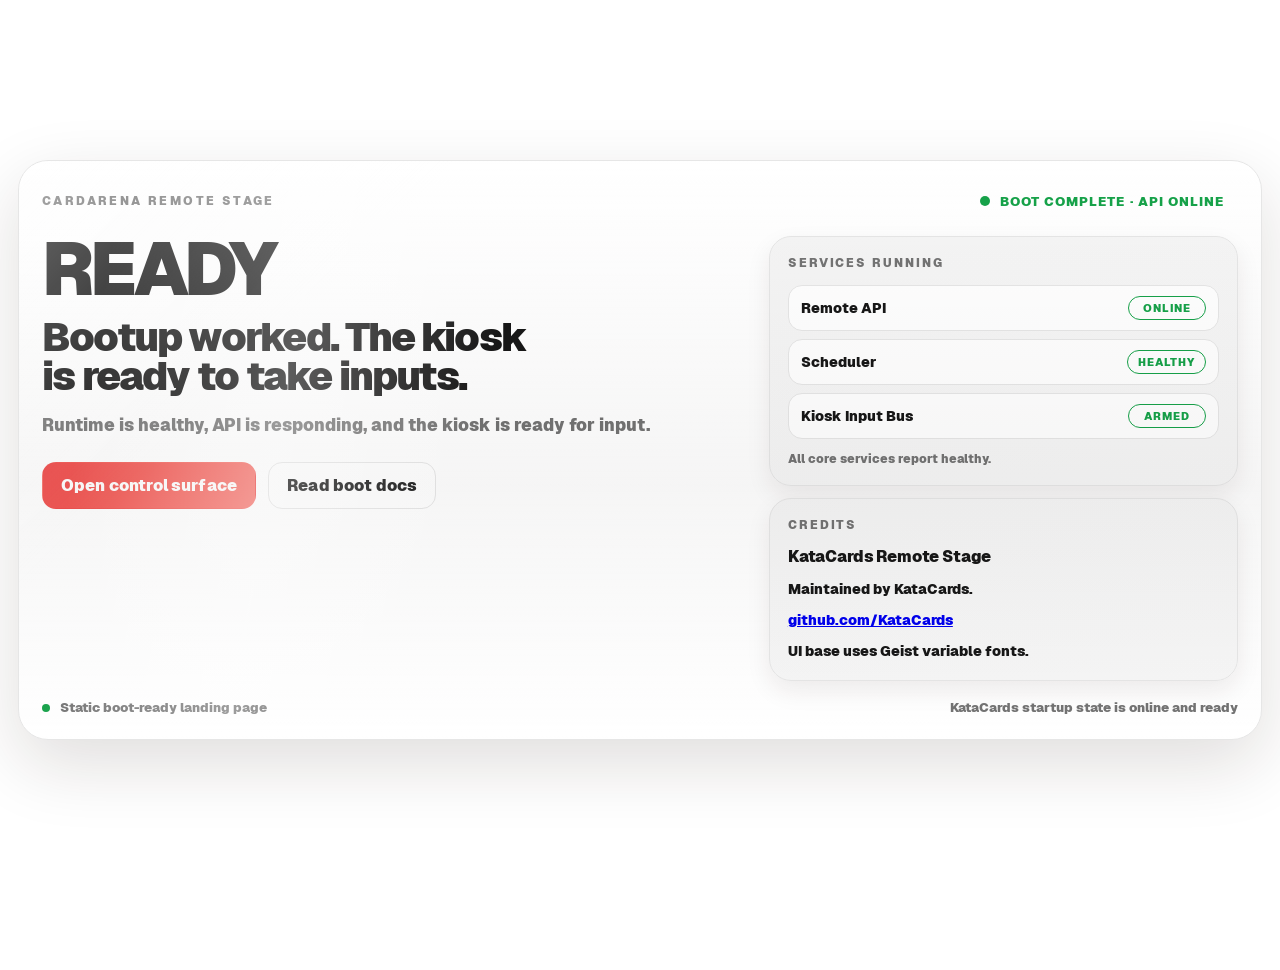
<file: src/resources/pages/boot-ready/index.html>
<!doctype html>
<html lang="en">
<head>
  <meta charset="utf-8">
  <meta name="viewport" content="width=device-width, initial-scale=1">
  <meta name="theme-color" content="#f5e9dc">
  <title>CardArena Boot Ready</title>
  <link rel="stylesheet" href="../template/style.css">
</head>
<body>
  <div class="shell">
    <div class="orb red" aria-hidden="true"></div>
    <div class="orb blue" aria-hidden="true"></div>
    <div class="orb amber" aria-hidden="true"></div>
    <div class="orb teal" aria-hidden="true"></div>

    <main>
      <div class="page-header">
        <p class="eyebrow">CardArena Remote Stage</p>
        <div class="status">Boot complete · API online</div>
      </div>

      <section class="hero" aria-labelledby="ready-title">
        <div class="hero-copy">
          <p class="code">READY</p>
          <h1 id="ready-title">Bootup worked. The kiosk is ready to take inputs.</h1>
          <p class="copy">
            Runtime is healthy, API is responding, and the kiosk is ready for input.
          </p>
          <div class="hero-actions" aria-label="Primary actions">
            <a class="btn btn-primary" href="/">Open control surface</a>
            <a class="btn btn-secondary" href="/docs">Read boot docs</a>
          </div>
        </div>

        <aside class="hero-side" aria-label="System health and credits">
          <div class="status-card services-card">
            <p class="block-title">Services Running</p>
            <ul class="service-list" aria-label="Live services">
              <li>
                <span class="service-name">Remote API</span>
                <span class="service-state up">Online</span>
              </li>
              <li>
                <span class="service-name">Scheduler</span>
                <span class="service-state up">Healthy</span>
              </li>
              <li>
                <span class="service-name">Kiosk Input Bus</span>
                <span class="service-state up">Armed</span>
              </li>
            </ul>
            <p class="service-footnote">All core services report healthy.</p>
          </div>

          <div class="status-card credit-card">
            <p class="block-title">Credits</p>
            <p class="credit-line"><strong>KataCards Remote Stage</strong></p>
            <p class="credit-line">Maintained by KataCards.</p>
            <p class="credit-line"><a href="https://github.com/KataCards" target="_blank" rel="noopener noreferrer">github.com/KataCards</a></p>
            <p class="credit-line">UI base uses Geist variable fonts.</p>
          </div>
        </aside>
      </section>

      <div class="footer">
        <span><span class="dot" aria-hidden="true"></span>Static boot-ready landing page</span>
        <span>KataCards startup state is online and ready</span>
      </div>
    </main>
  </div>
  <script defer src="../template/script.js"></script>
</body>
</html>
</file>
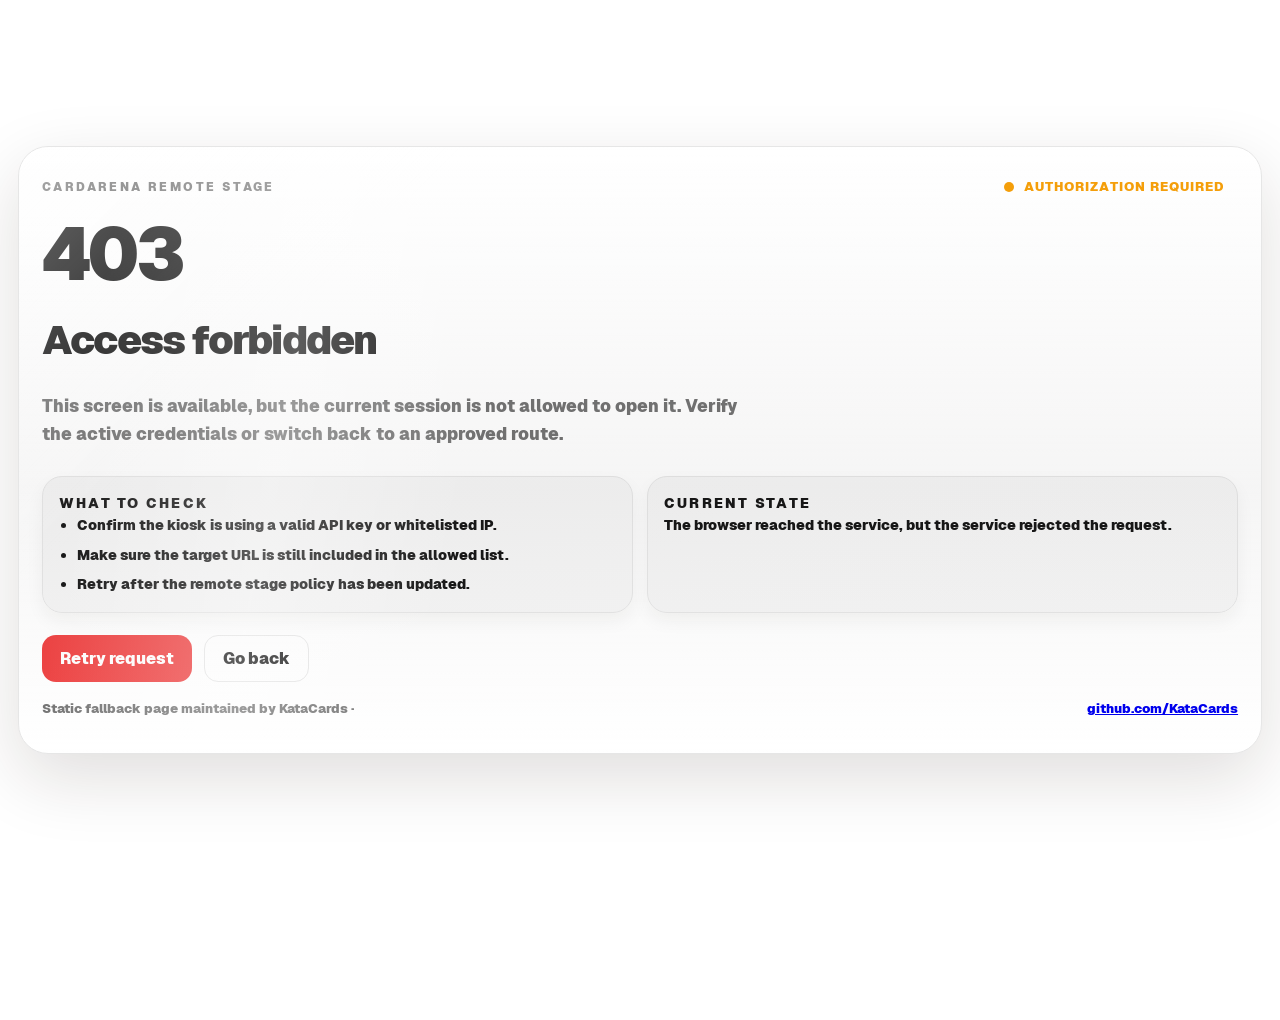
<file: src/resources/pages/error-pages/403/index.html>
<!doctype html>
<html lang="en">
<head>
  <meta charset="utf-8">
  <meta name="viewport" content="width=device-width, initial-scale=1">
  <title>403 Forbidden</title>
  <link rel="stylesheet" href="../../template/style.css">
</head>
<body style="--status: 38 92% 50%;">
  <div class="shell">
    <div class="halo" aria-hidden="true"></div>
    <div class="pulse" aria-hidden="true"></div>
    <main>
      <div class="page-header">
        <p class="eyebrow">CardArena Remote Stage</p>
        <div class="status">Authorization Required</div>
      </div>
      <section class="hero" aria-labelledby="error-title">
        <p class="code">403</p>
        <h1 id="error-title">Access forbidden</h1>
        <p class="copy">
          This screen is available, but the current session is not allowed to open it.
          Verify the active credentials or switch back to an approved route.
        </p>
      </section>

      <section class="panel" aria-label="Recovery guidance">
        <div class="block">
          <p class="block-title">What to check</p>
          <ul>
            <li>Confirm the kiosk is using a valid API key or whitelisted IP.</li>
            <li>Make sure the target URL is still included in the allowed list.</li>
            <li>Retry after the remote stage policy has been updated.</li>
          </ul>
        </div>
        <div class="block">
          <p class="block-title">Current state</p>
          <p>The browser reached the service, but the service rejected the request.</p>
        </div>
      </section>

      <div class="actions">
        <button class="primary-action" type="button" data-action="reload">Retry request</button>
        <button class="secondary-action" type="button" data-action="back">Go back</button>
      </div>

      <p class="footer">Static fallback page maintained by KataCards · <a href="https://github.com/KataCards" target="_blank" rel="noopener noreferrer">github.com/KataCards</a></p>
    </main>
  </div>
  <script defer src="../../template/script.js"></script>
</body>
</html>
</file>
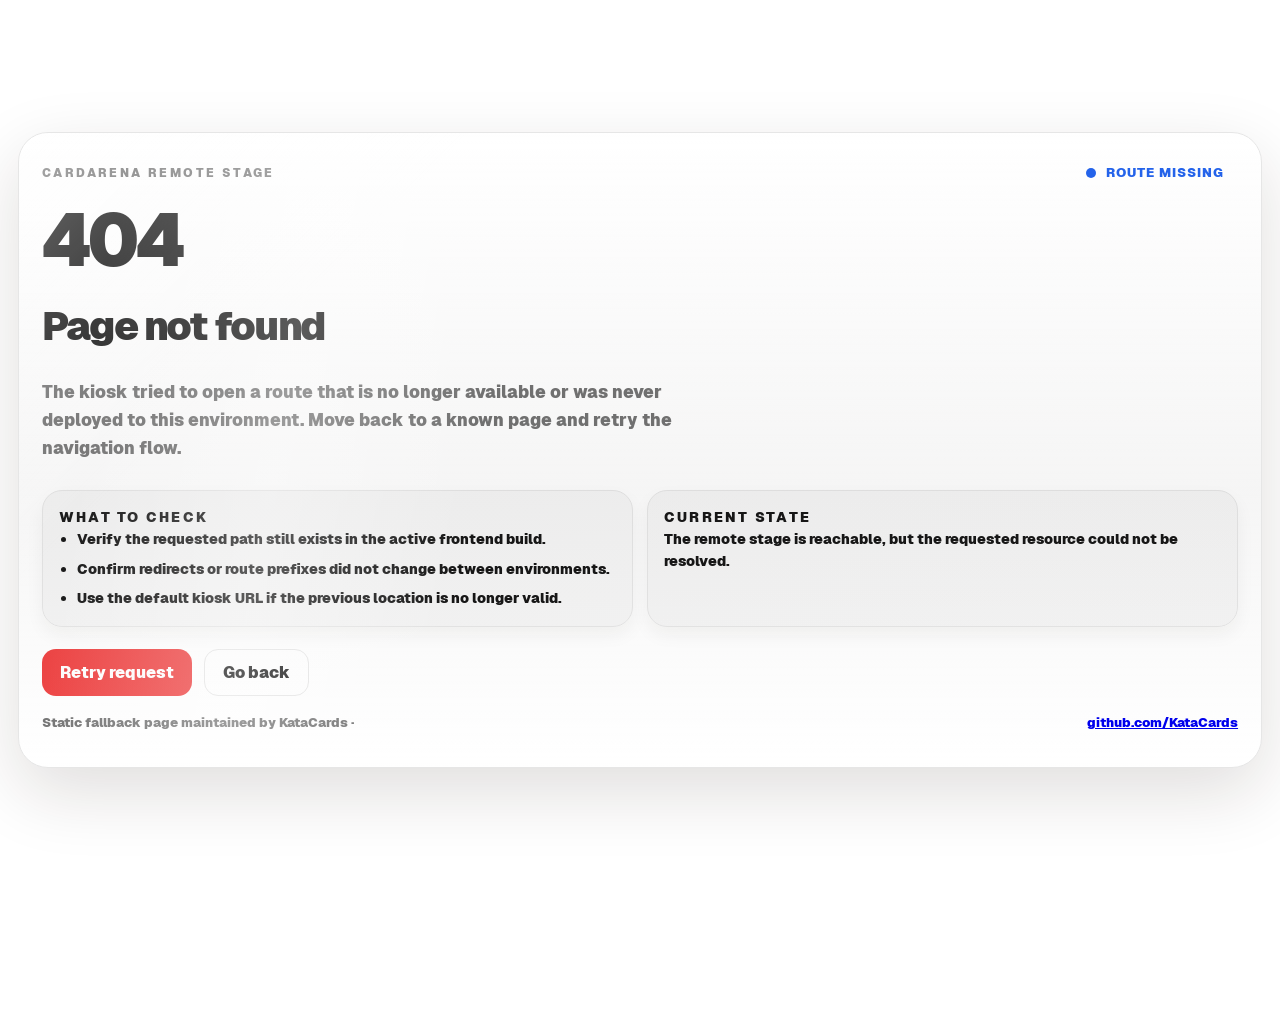
<file: src/resources/pages/error-pages/404/index.html>
<!doctype html>
<html lang="en">
<head>
  <meta charset="utf-8">
  <meta name="viewport" content="width=device-width, initial-scale=1">
  <title>404 Not Found</title>
  <link rel="stylesheet" href="../../template/style.css">
</head>
<body style="--status: 221 83% 53%;">
  <div class="shell">
    <div class="halo" aria-hidden="true"></div>
    <div class="pulse" aria-hidden="true"></div>
    <main>
      <div class="page-header">
        <p class="eyebrow">CardArena Remote Stage</p>
        <div class="status">Route Missing</div>
      </div>
      <section class="hero" aria-labelledby="error-title">
        <p class="code">404</p>
        <h1 id="error-title">Page not found</h1>
        <p class="copy">
          The kiosk tried to open a route that is no longer available or was never deployed
          to this environment. Move back to a known page and retry the navigation flow.
        </p>
      </section>

      <section class="panel" aria-label="Recovery guidance">
        <div class="block">
          <p class="block-title">What to check</p>
          <ul>
            <li>Verify the requested path still exists in the active frontend build.</li>
            <li>Confirm redirects or route prefixes did not change between environments.</li>
            <li>Use the default kiosk URL if the previous location is no longer valid.</li>
          </ul>
        </div>
        <div class="block">
          <p class="block-title">Current state</p>
          <p>The remote stage is reachable, but the requested resource could not be resolved.</p>
        </div>
      </section>

      <div class="actions">
        <button class="primary-action" type="button" data-action="reload">Retry request</button>
        <button class="secondary-action" type="button" data-action="back">Go back</button>
      </div>

      <p class="footer">Static fallback page maintained by KataCards · <a href="https://github.com/KataCards" target="_blank" rel="noopener noreferrer">github.com/KataCards</a></p>
    </main>
  </div>
  <script defer src="../../template/script.js"></script>
</body>
</html>
</file>
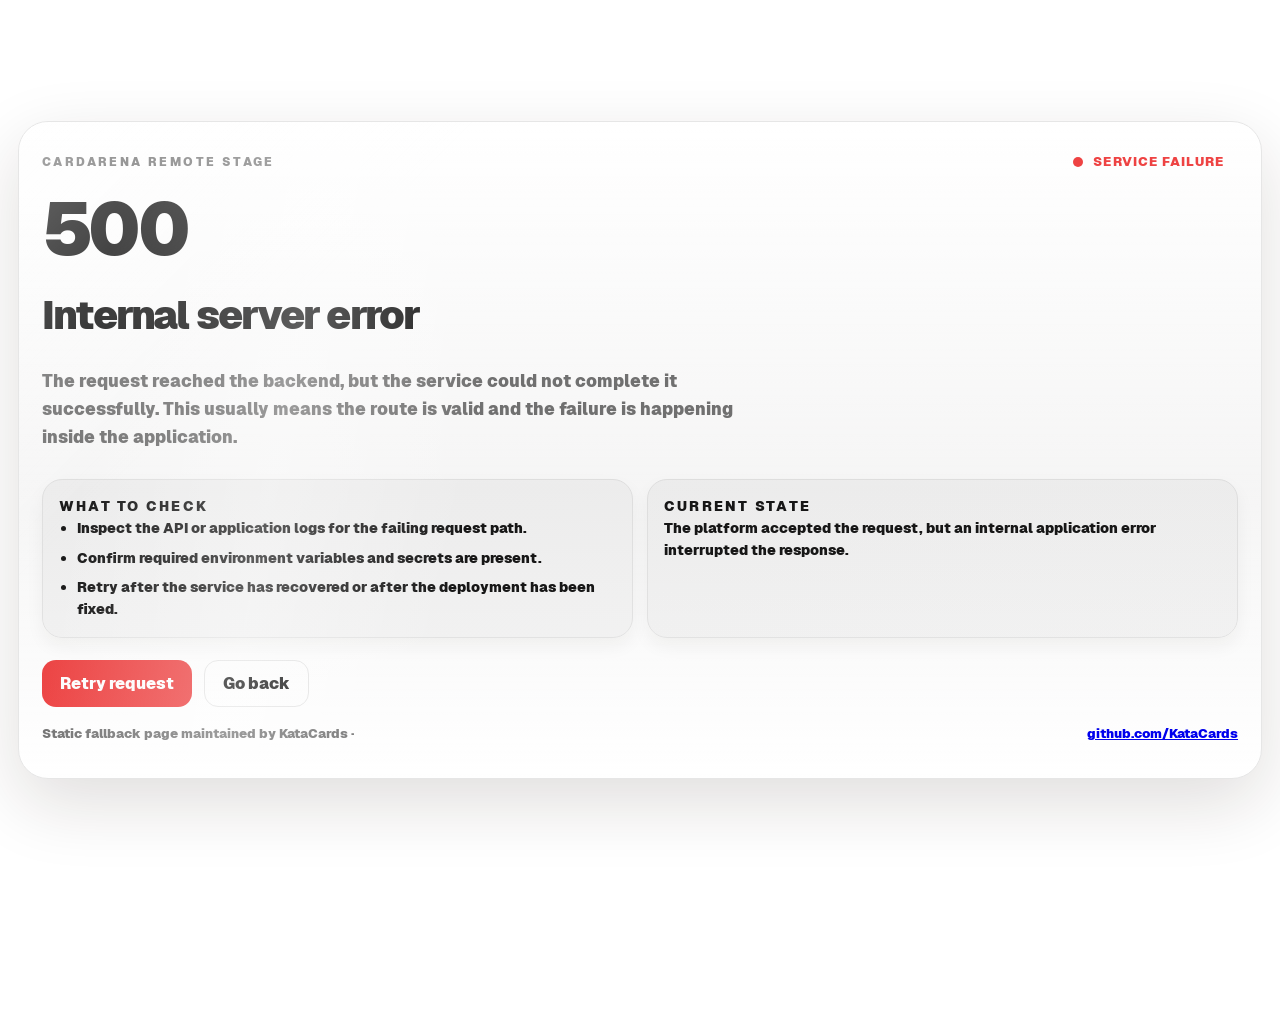
<file: src/resources/pages/error-pages/500/index.html>
<!doctype html>
<html lang="en">
<head>
  <meta charset="utf-8">
  <meta name="viewport" content="width=device-width, initial-scale=1">
  <title>500 Internal Server Error</title>
  <link rel="stylesheet" href="../../template/style.css">
</head>
<body style="--status: 0 84% 60%;">
  <div class="shell">
    <div class="halo" aria-hidden="true"></div>
    <div class="pulse" aria-hidden="true"></div>
    <main>
      <div class="page-header">
        <p class="eyebrow">CardArena Remote Stage</p>
        <div class="status">Service Failure</div>
      </div>
      <section class="hero" aria-labelledby="error-title">
        <p class="code">500</p>
        <h1 id="error-title">Internal server error</h1>
        <p class="copy">
          The request reached the backend, but the service could not complete it successfully.
          This usually means the route is valid and the failure is happening inside the application.
        </p>
      </section>

      <section class="panel" aria-label="Recovery guidance">
        <div class="block">
          <p class="block-title">What to check</p>
          <ul>
            <li>Inspect the API or application logs for the failing request path.</li>
            <li>Confirm required environment variables and secrets are present.</li>
            <li>Retry after the service has recovered or after the deployment has been fixed.</li>
          </ul>
        </div>
        <div class="block">
          <p class="block-title">Current state</p>
          <p>The platform accepted the request, but an internal application error interrupted the response.</p>
        </div>
      </section>

      <div class="actions">
        <button class="primary-action" type="button" data-action="reload">Retry request</button>
        <button class="secondary-action" type="button" data-action="back">Go back</button>
      </div>

      <p class="footer">Static fallback page maintained by KataCards · <a href="https://github.com/KataCards" target="_blank" rel="noopener noreferrer">github.com/KataCards</a></p>
    </main>
  </div>
  <script defer src="../../template/script.js"></script>
</body>
</html>
</file>
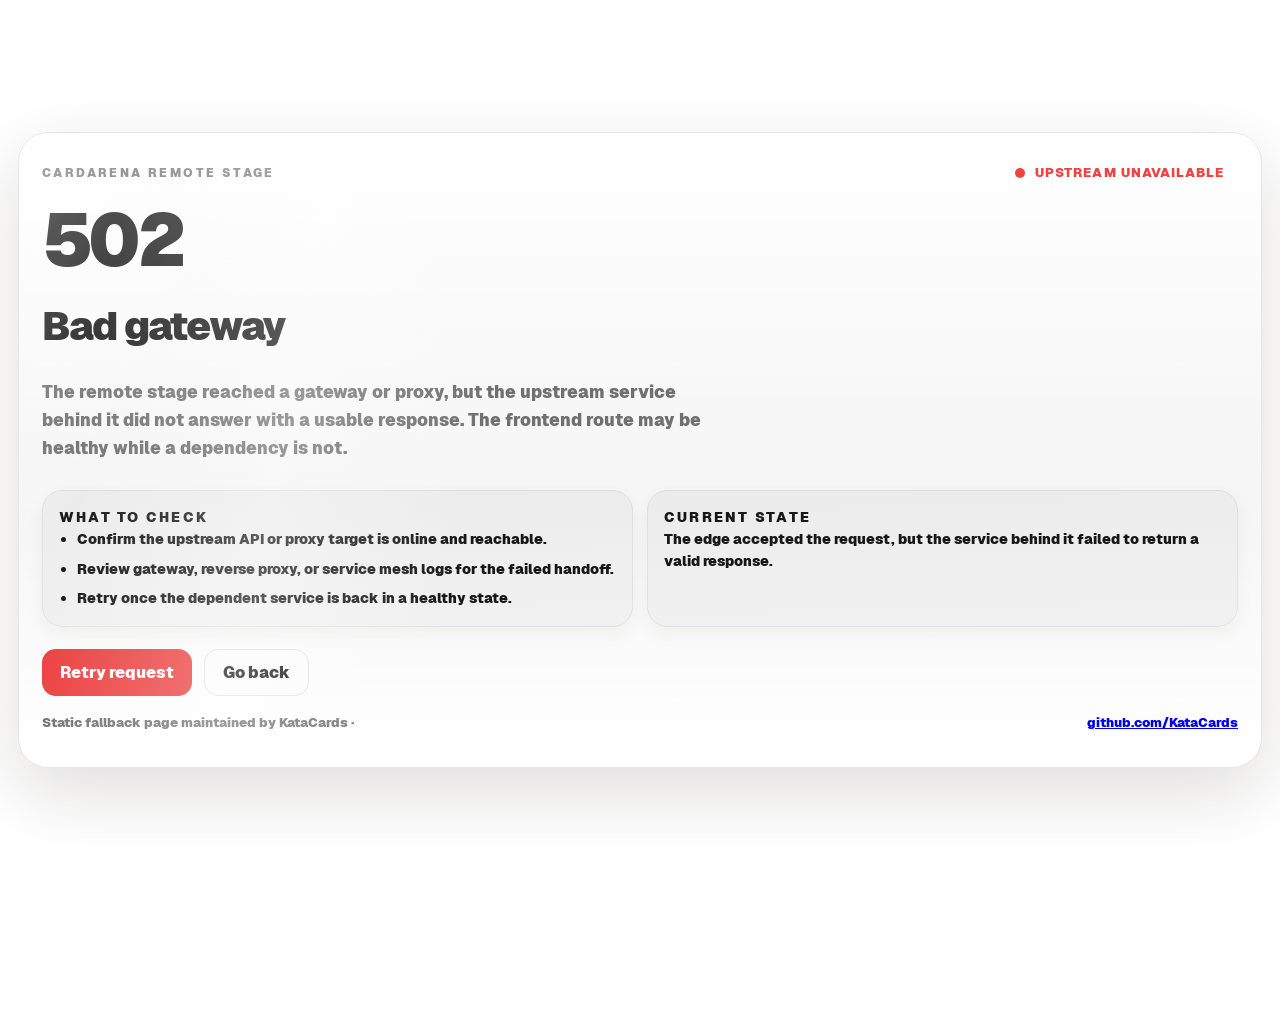
<file: src/resources/pages/error-pages/502/index.html>
<!doctype html>
<html lang="en">
<head>
  <meta charset="utf-8">
  <meta name="viewport" content="width=device-width, initial-scale=1">
  <title>502 Bad Gateway</title>
  <link rel="stylesheet" href="../../template/style.css">
</head>
<body style="--status: 0 84% 60%;">
  <div class="shell">
    <div class="halo" aria-hidden="true"></div>
    <div class="pulse" aria-hidden="true"></div>
    <main>
      <div class="page-header">
        <p class="eyebrow">CardArena Remote Stage</p>
        <div class="status">Upstream Unavailable</div>
      </div>
      <section class="hero" aria-labelledby="error-title">
        <p class="code">502</p>
        <h1 id="error-title">Bad gateway</h1>
        <p class="copy">
          The remote stage reached a gateway or proxy, but the upstream service behind it
          did not answer with a usable response. The frontend route may be healthy while a dependency is not.
        </p>
      </section>

      <section class="panel" aria-label="Recovery guidance">
        <div class="block">
          <p class="block-title">What to check</p>
          <ul>
            <li>Confirm the upstream API or proxy target is online and reachable.</li>
            <li>Review gateway, reverse proxy, or service mesh logs for the failed handoff.</li>
            <li>Retry once the dependent service is back in a healthy state.</li>
          </ul>
        </div>
        <div class="block">
          <p class="block-title">Current state</p>
          <p>The edge accepted the request, but the service behind it failed to return a valid response.</p>
        </div>
      </section>

      <div class="actions">
        <button class="primary-action" type="button" data-action="reload">Retry request</button>
        <button class="secondary-action" type="button" data-action="back">Go back</button>
      </div>

      <p class="footer">Static fallback page maintained by KataCards · <a href="https://github.com/KataCards" target="_blank" rel="noopener noreferrer">github.com/KataCards</a></p>
    </main>
  </div>
  <script defer src="../../template/script.js"></script>
</body>
</html>
</file>
<file: src/resources/pages/template/style.css>
/*
 * Global stylesheet for static resource pages.
 * Frontend-core inspired hero/cta/effects with light-mode focus.
 */

@font-face {
  font-family: "Geist";
  src: url("./fonts/Geist-Variable.woff2") format("woff2");
  font-weight: 100 900;
  font-style: normal;
  font-display: swap;
}

@font-face {
  font-family: "Geist Mono";
  src: url("./fonts/GeistMono-Variable.woff2") format("woff2");
  font-weight: 100 900;
  font-style: normal;
  font-display: swap;
}

:root {
  color-scheme: light;

  /* Frontend-core semantic tokens */
  --background: 0 0% 100%;
  --foreground: 0 0% 9%;
  --card: 0 0% 100%;
  --card-foreground: 0 0% 9%;
  --primary: 0 84% 60%;
  --primary-foreground: 0 0% 100%;
  --secondary: 0 0% 96%;
  --secondary-foreground: 0 0% 9%;
  --muted: 0 0% 96%;
  --muted-foreground: 0 0% 45%;
  --border: 0 0% 90%;
  --ring: 0 84% 60%;

  /* Semantic states */
  --success: 142 76% 36%;
  --warning: 38 92% 50%;
  --info: 221 83% 53%;
  --status: var(--success);

  /* Layout and effects */
  --radius: 30px;
  --page-width: 1420px;
  --shell-pad: clamp(18px, 2.4vw, 40px);
  --card-pad: clamp(22px, 2.6vw, 42px);
  --chip-radius: 999px;
  --shadow: 0 24px 70px rgba(34, 21, 16, 0.14);
  --font-sans: "Geist", "Segoe UI", "Helvetica Neue", Arial, sans-serif;
  --font-mono: "Geist Mono", "SF Mono", Menlo, Consolas, monospace;
}

* {
  box-sizing: border-box;
}

html,
body {
  margin: 0;
  height: 100dvh;
}

body {
  overflow: hidden;
  color: hsl(var(--foreground));
  font-family: var(--font-sans);
  background:
    radial-gradient(circle at 12% 20%, hsla(var(--primary), 0.2), transparent 28%),
    radial-gradient(circle at 88% 14%, hsla(var(--info), 0.18), transparent 30%),
    radial-gradient(circle at 54% 88%, hsla(var(--success), 0.14), transparent 34%),
    linear-gradient(148deg, hsl(var(--background)), hsl(var(--muted)) 134%);
}

body::before,
body::after {
  content: "";
  position: fixed;
  inset: 0;
  z-index: -2;
  pointer-events: none;
}

body::before {
  background: conic-gradient(
    from 210deg at 50% 40%,
    hsla(var(--primary), 0.08),
    hsla(var(--info), 0.05),
    hsla(var(--success), 0.08),
    hsla(var(--primary), 0.08)
  );
  filter: blur(34px) saturate(1.08);
  animation: ambientShift 26s ease-in-out infinite;
}

body::after {
  background-image:
    linear-gradient(45deg, hsla(var(--border), 0.26) 25%, transparent 25%, transparent 75%, hsla(var(--border), 0.26) 75%, hsla(var(--border), 0.26)),
    linear-gradient(45deg, hsla(var(--border), 0.26) 25%, transparent 25%, transparent 75%, hsla(var(--border), 0.26) 75%, hsla(var(--border), 0.26));
  background-position: 0 0, 18px 18px;
  background-size: 36px 36px;
  mask-image: linear-gradient(to bottom, transparent, black 12%, black 88%, transparent);
  opacity: 0.42;
  animation: checkerDrift 22s linear infinite;
}

.shell {
  position: relative;
  height: 100dvh;
  display: grid;
  place-items: center;
  padding: var(--shell-pad);
  isolation: isolate;
}

.shell::before,
.shell::after {
  content: "";
  position: absolute;
  inset: 0;
  pointer-events: none;
}

.shell::before {
  background:
    radial-gradient(circle at 14% 8%, hsla(var(--primary), 0.2), transparent 30%),
    radial-gradient(circle at 82% 22%, hsla(var(--info), 0.16), transparent 34%),
    radial-gradient(circle at 60% 86%, hsla(var(--warning), 0.14), transparent 30%);
  filter: blur(20px);
  animation: colorBounce 14s ease-in-out infinite;
}

.shell::after {
  background:
    radial-gradient(circle at 20% 14%, rgba(255, 255, 255, 0.4), transparent 0 11%),
    radial-gradient(circle at 84% 76%, rgba(255, 255, 255, 0.28), transparent 0 13%),
    radial-gradient(circle at 62% 36%, hsla(var(--primary), 0.12), transparent 0 22%);
  mix-blend-mode: soft-light;
  opacity: 0.62;
  animation: colorBounce 18s ease-in-out infinite reverse;
}

/* Decorative blobs used by boot and error pages */
.orb,
.halo,
.pulse {
  position: absolute;
  border-radius: 999px;
  filter: blur(38px);
  opacity: 0.68;
  pointer-events: none;
  animation: drift 24s ease-in-out infinite;
}

.orb.red {
  width: 360px;
  height: 360px;
  top: -102px;
  left: -78px;
  background: hsla(var(--primary), 0.2);
}

.orb.blue {
  width: 400px;
  height: 400px;
  top: -44px;
  right: -118px;
  background: hsla(var(--info), 0.18);
  animation-direction: reverse;
  animation-duration: 30s;
}

.orb.amber {
  width: 250px;
  height: 250px;
  bottom: -70px;
  left: 10%;
  background: hsla(var(--warning), 0.16);
}

.orb.teal {
  width: 240px;
  height: 240px;
  bottom: 20px;
  right: 8%;
  background: hsla(var(--success), 0.14);
  animation-direction: reverse;
  animation-duration: 32s;
}

.halo {
  top: -120px;
  right: -80px;
  width: 320px;
  height: 320px;
  background: hsla(var(--primary), 0.16);
}

.pulse {
  bottom: -120px;
  left: -80px;
  width: 280px;
  height: 280px;
  background: hsla(var(--status), 0.18);
  animation-direction: reverse;
  animation-duration: 30s;
}

main {
  position: relative;
  width: min(var(--page-width), 100%);
  max-height: calc(100dvh - 2 * var(--shell-pad));
  overflow: hidden;
  padding: var(--card-pad);
  border-radius: var(--radius);
  border: 1px solid hsl(var(--border));
  background:
    linear-gradient(180deg, rgba(255, 255, 255, 0.82), rgba(255, 255, 255, 0.7) 34%, rgba(255, 255, 255, 0.92)),
    hsl(var(--card));
  box-shadow: var(--shadow);
  backdrop-filter: blur(16px);
}

main::before,
main::after {
  content: "";
  position: absolute;
  inset: 0;
  pointer-events: none;
}

main::before {
  background:
    linear-gradient(135deg, rgba(255, 255, 255, 0.38), transparent 24%),
    linear-gradient(180deg, transparent, rgba(15, 9, 7, 0.04) 56%, transparent);
}

main::after {
  background: linear-gradient(100deg, transparent 32%, rgba(255, 255, 255, 0.3), transparent 62%);
  transform: translateX(-26%);
  animation: glossPass 12s ease-in-out infinite;
}

.eyebrow {
  margin: 0 0 14px;
  font-size: 12px;
  font-weight: 800;
  letter-spacing: 0.2em;
  text-transform: uppercase;
  color: hsl(var(--muted-foreground));
}

.page-header {
  display: flex;
  align-items: center;
  justify-content: space-between;
  margin-bottom: 14px;
}

.page-header .eyebrow {
  margin: 0;
}

.page-header .status {
  margin: 0; /* pre-emptive reset if a default margin is ever added to .status */
}

.badge {
  display: inline-flex;
  align-items: center;
  gap: 8px;
  padding: 8px 14px;
  border-radius: var(--chip-radius);
  border: 1px solid hsla(var(--primary), 0.24);
  background: hsla(var(--primary), 0.1);
  color: hsl(var(--primary));
  font-size: 12px;
  font-weight: 750;
  letter-spacing: 0.08em;
  text-transform: uppercase;
}

.status {
  display: inline-flex;
  align-items: center;
  gap: 10px;
  padding: 8px 14px;
  border-radius: var(--chip-radius);
  color: hsl(var(--status));
  background: hsla(var(--status), 0.12);
  border: 1px solid hsla(var(--status), 0.22);
  font-size: 13px;
  font-weight: 800;
  letter-spacing: 0.08em;
  text-transform: uppercase;
  animation: statusPulse 7s ease-in-out infinite;
}

.status::before {
  content: "";
  width: 10px;
  height: 10px;
  border-radius: 999px;
  background: currentColor;
  box-shadow: 0 0 0 6px hsla(var(--status), 0.12);
}

.hero {
  margin-top: 18px;
  display: grid;
  grid-template-columns: minmax(0, 1.36fr) minmax(330px, 0.92fr);
  gap: clamp(18px, 2.6vw, 42px);
  align-items: start;
}

/* Error pages can keep simplified hero children */
.hero > .code,
.hero > h1,
.hero > .copy {
  grid-column: 1 / -1;
}

.hero-copy {
  display: grid;
  gap: 16px;
  align-content: start;
  padding-right: clamp(4px, 1vw, 16px);
}

.hero-side {
  display: grid;
  gap: 12px;
  align-self: stretch;
}

.code {
  margin: 0;
  font-size: clamp(48px, 5.8vw, 88px);
  line-height: 0.9;
  font-weight: 900;
  letter-spacing: -0.06em;
  color: hsl(var(--foreground));
}

h1 {
  margin: 0;
  font-size: clamp(26px, 3.1vw, 46px);
  line-height: 0.98;
  letter-spacing: -0.045em;
  text-wrap: balance;
}

.copy {
  max-width: 58ch;
  margin: 0;
  font-size: clamp(17px, 1.35vw, 20px);
  line-height: 1.62;
  color: hsl(var(--muted-foreground));
}

.hero-actions {
  margin-top: 6px;
  display: flex;
  flex-wrap: wrap;
  gap: 12px;
}

.btn {
  border: 1px solid transparent;
  border-radius: 14px;
  padding: 12px 18px;
  text-decoration: none;
  font: inherit;
  font-weight: 720;
  letter-spacing: 0.01em;
  display: inline-flex;
  align-items: center;
  justify-content: center;
  gap: 8px;
  cursor: pointer;
  transition: transform 180ms ease, box-shadow 180ms ease, background-color 180ms ease, border-color 180ms ease;
}

.btn:hover {
  transform: translateY(-1px);
}

.btn-primary {
  color: hsl(var(--primary-foreground));
  background: linear-gradient(135deg, hsl(var(--primary)), color-mix(in oklab, hsl(var(--primary)) 78%, white));
  box-shadow: 0 12px 24px hsla(var(--primary), 0.28);
}

.btn-secondary {
  color: hsl(var(--foreground));
  background: hsl(var(--background));
  border-color: hsl(var(--border));
}

.btn:focus-visible,
button:focus-visible {
  outline: 2px solid hsl(var(--ring));
  outline-offset: 3px;
}

.status-card {
  display: grid;
  gap: 12px;
  padding: 18px;
  border-radius: 22px;
  border: 1px solid hsl(var(--border));
  background: linear-gradient(165deg, hsl(var(--secondary)), color-mix(in oklab, hsl(var(--secondary)) 86%, white));
  box-shadow: 0 10px 24px rgba(52, 30, 20, 0.08);
}

.status-card .block-title {
  margin-bottom: 2px;
}

.status-card .status-line {
  display: flex;
  align-items: baseline;
  justify-content: space-between;
  gap: 12px;
  padding-top: 10px;
  border-top: 1px solid hsl(var(--border));
}

.status-card .status-line strong {
  font-size: 16px;
  letter-spacing: -0.02em;
}

.status-card .status-line span {
  color: hsl(var(--muted-foreground));
  font-size: 12px;
  text-transform: uppercase;
  letter-spacing: 0.12em;
}

.service-list {
  list-style: none;
  margin: 0;
  padding: 0;
  display: grid;
  gap: 8px;
}

.service-list li {
  display: flex;
  align-items: center;
  justify-content: space-between;
  gap: 12px;
  padding: 10px 12px;
  border-radius: 14px;
  border: 1px solid hsl(var(--border));
  background: hsl(var(--background));
}

.service-name {
  font-size: 14px;
  font-weight: 650;
  color: hsl(var(--foreground));
}

.service-state {
  display: inline-flex;
  align-items: center;
  justify-content: center;
  min-width: 78px;
  padding: 4px 10px;
  border-radius: var(--chip-radius);
  border: 1px solid transparent;
  font-size: 11px;
  font-weight: 800;
  letter-spacing: 0.08em;
  text-transform: uppercase;
}

.service-state.up {
  color: hsl(var(--success));
  border-color: hsla(var(--success), 0.26);
  background: hsla(var(--success), 0.12);
}

.service-footnote {
  margin: 0;
  font-size: 12px;
  color: hsl(var(--muted-foreground));
}

.credit-card {
  gap: 10px;
}

.credit-line {
  margin: 0;
  font-size: 14px;
  line-height: 1.5;
  color: hsl(var(--card-foreground));
}

.credit-line strong {
  font-size: 16px;
  letter-spacing: -0.01em;
}

.panel {
  margin-top: clamp(18px, 2.1vw, 30px);
  display: grid;
  grid-template-columns: repeat(auto-fit, minmax(250px, 1fr));
  gap: 14px;
}

.block {
  padding: 16px;
  border-radius: 20px;
  border: 1px solid hsl(var(--border));
  background: linear-gradient(150deg, hsl(var(--secondary)), color-mix(in oklab, hsl(var(--secondary)) 90%, white));
  box-shadow: 0 8px 18px rgba(48, 34, 27, 0.05);
}

.block-title {
  margin: 0 0 8px;
  font-size: 12px;
  font-weight: 800;
  letter-spacing: 0.16em;
  text-transform: uppercase;
  color: hsl(var(--muted-foreground));
}

.block strong {
  display: block;
  margin-bottom: 6px;
  font-size: 15px;
}

.block p,
.block li {
  margin: 0;
  font-size: 14px;
  line-height: 1.55;
  color: hsl(var(--card-foreground));
}

.block ul {
  margin: 0;
  padding-left: 1.1rem;
  display: grid;
  gap: 8px;
}

.mini-list {
  display: grid;
  gap: 8px;
  margin: 0;
  padding: 0;
  list-style: none;
}

.mini-list li {
  display: flex;
  align-items: flex-start;
  gap: 10px;
}

.mini-list li::before {
  content: "";
  width: 10px;
  height: 10px;
  margin-top: 4px;
  border-radius: 999px;
  background: hsl(var(--primary));
  box-shadow: 0 0 0 5px hsla(var(--primary), 0.08);
  flex: 0 0 auto;
}

.metrics {
  display: grid;
  gap: 8px;
}

.metric {
  display: flex;
  justify-content: space-between;
  gap: 16px;
  padding: 12px 14px;
  border-radius: 16px;
  background: hsl(var(--background));
  border: 1px solid hsl(var(--border));
}

.metric span:first-child {
  color: hsl(var(--muted-foreground));
  font-size: 12px;
  font-weight: 700;
  text-transform: uppercase;
  letter-spacing: 0.11em;
}

.metric span:last-child {
  font-size: 14px;
  font-weight: 800;
  color: hsl(var(--foreground));
  text-align: right;
}

.cta {
  position: relative;
  overflow: hidden;
  margin-top: clamp(18px, 2.3vw, 30px);
  border-radius: 24px;
  padding: clamp(20px, 2.4vw, 32px);
  color: hsl(var(--primary-foreground));
  background: linear-gradient(132deg, hsl(var(--primary)), color-mix(in oklab, hsl(var(--primary)) 58%, hsl(var(--foreground))));
  border: 1px solid hsla(var(--primary), 0.46);
}

.cta::before {
  content: "";
  position: absolute;
  inset: 0;
  background:
    radial-gradient(circle at 30% 50%, rgba(255, 255, 255, 0.2), transparent 50%),
    radial-gradient(circle at 80% 0%, rgba(255, 255, 255, 0.16), transparent 35%);
  pointer-events: none;
}

.cta > * {
  position: relative;
  z-index: 1;
}

.cta-title {
  margin: 0;
  font-size: clamp(24px, 2.8vw, 40px);
  line-height: 1.03;
  letter-spacing: -0.03em;
}

.cta-copy {
  margin: 12px 0 0;
  max-width: 64ch;
  line-height: 1.55;
  color: rgba(255, 255, 255, 0.88);
}

.cta-actions {
  margin-top: 16px;
  display: flex;
  gap: 10px;
  flex-wrap: wrap;
}

.cta .btn-primary {
  background: white;
  color: hsl(var(--foreground));
  border-color: rgba(255, 255, 255, 0.5);
  box-shadow: 0 10px 22px rgba(0, 0, 0, 0.12);
}

.cta .btn-secondary {
  background: rgba(255, 255, 255, 0.14);
  border-color: rgba(255, 255, 255, 0.3);
  color: white;
}

.actions {
  margin-top: 22px;
  display: flex;
  flex-wrap: wrap;
  gap: 12px;
}

button {
  border: 0;
  border-radius: 14px;
  padding: 12px 18px;
  font: inherit;
  font-weight: 700;
  cursor: pointer;
  transition: transform 160ms ease, background-color 160ms ease, border-color 160ms ease;
}

.primary-action {
  background: hsl(var(--primary));
  color: hsl(var(--primary-foreground));
  box-shadow: 0 10px 22px hsla(var(--primary), 0.25);
}

.secondary-action {
  background: transparent;
  color: hsl(var(--foreground));
  border: 1px solid hsl(var(--border));
}

button:hover {
  transform: translateY(-1px);
}

.footer {
  margin-top: 18px;
  display: flex;
  flex-wrap: wrap;
  align-items: center;
  justify-content: space-between;
  gap: 12px;
  color: hsl(var(--muted-foreground));
  font-size: 13px;
}

.footer .dot {
  width: 8px;
  height: 8px;
  border-radius: 999px;
  background: hsl(var(--status));
  box-shadow: 0 0 0 6px hsla(var(--status), 0.12);
  display: inline-block;
  margin-right: 10px;
}

@keyframes drift {
  0%,
  100% {
    transform: translate3d(0, 0, 0) scale(1);
  }

  50% {
    transform: translate3d(10px, -12px, 0) scale(1.03);
  }
}

@keyframes statusPulse {
  0%,
  100% {
    box-shadow: 0 0 0 0 hsla(var(--status), 0.08);
  }

  50% {
    box-shadow: 0 0 0 8px hsla(var(--status), 0.02);
  }
}

@keyframes ambientShift {
  0%,
  100% {
    transform: translate3d(0, 0, 0) scale(1);
  }

  50% {
    transform: translate3d(-2%, 1.8%, 0) scale(1.035);
  }
}

@keyframes glossPass {
  0%,
  100% {
    transform: translateX(-26%);
    opacity: 0.2;
  }

  50% {
    transform: translateX(16%);
    opacity: 0.42;
  }
}

@keyframes checkerDrift {
  0% {
    background-position: 0 0, 18px 18px;
  }

  50% {
    background-position: 12px 10px, 30px 28px;
  }

  100% {
    background-position: 24px 20px, 42px 38px;
  }
}

@keyframes colorBounce {
  0%,
  100% {
    transform: translate3d(0, 0, 0) scale(1);
  }

  25% {
    transform: translate3d(1.2%, -1.6%, 0) scale(1.03);
  }

  50% {
    transform: translate3d(-1.4%, 1.4%, 0) scale(1.06);
  }

  75% {
    transform: translate3d(1.6%, 1%, 0) scale(1.03);
  }
}

@media (max-width: 1100px) {
  .hero {
    grid-template-columns: 1fr;
  }

  .hero-copy {
    padding-right: 0;
  }

  .hero-actions {
    width: 100%;
  }

  .hero-actions .btn {
    flex: 1 1 220px;
  }
}

@media (max-width: 980px) {
  :root {
    --shell-pad: 14px;
    --card-pad: 18px;
  }

  .panel {
    grid-template-columns: 1fr;
  }

  .actions,
  .cta-actions,
  .hero-actions {
    flex-direction: column;
  }

  button,
  .btn {
    width: 100%;
  }

  .footer {
    flex-direction: column;
    align-items: flex-start;
  }
}

/* Intentionally after (max-width: 980px) — overrides its padding values for orientation-specific kiosk sizes */
@media (orientation: landscape) {
  :root {
    --shell-pad: clamp(10px, 1.4vw, 22px);
    --card-pad: clamp(14px, 1.8vw, 28px);
  }
}

@media (orientation: portrait) {
  :root {
    --shell-pad: 12px;
    --card-pad: clamp(14px, 4vw, 26px);
  }
}

@media (prefers-reduced-motion: reduce) {
  *,
  *::before,
  *::after {
    animation-duration: 0.01ms !important;
    animation-iteration-count: 1 !important;
    transition-duration: 0.01ms !important;
    scroll-behavior: auto !important;
  }
}
</file>
